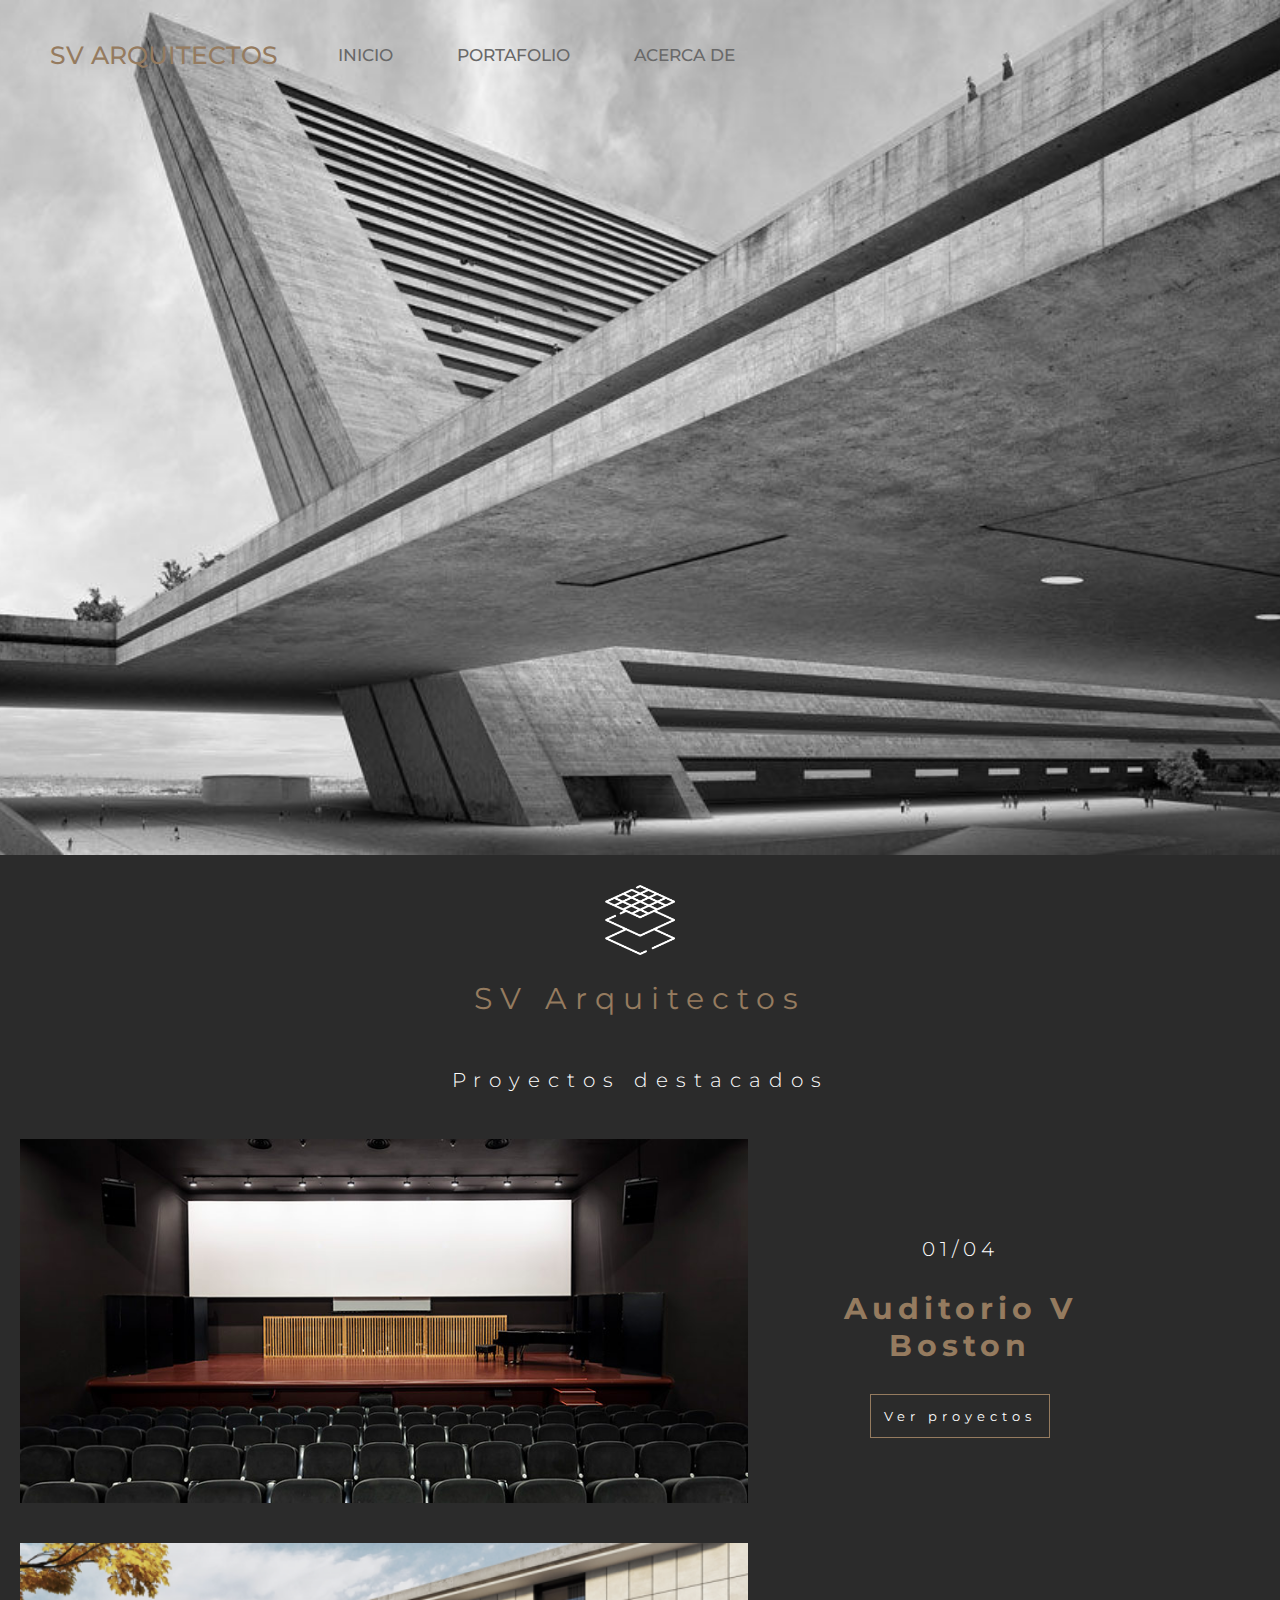
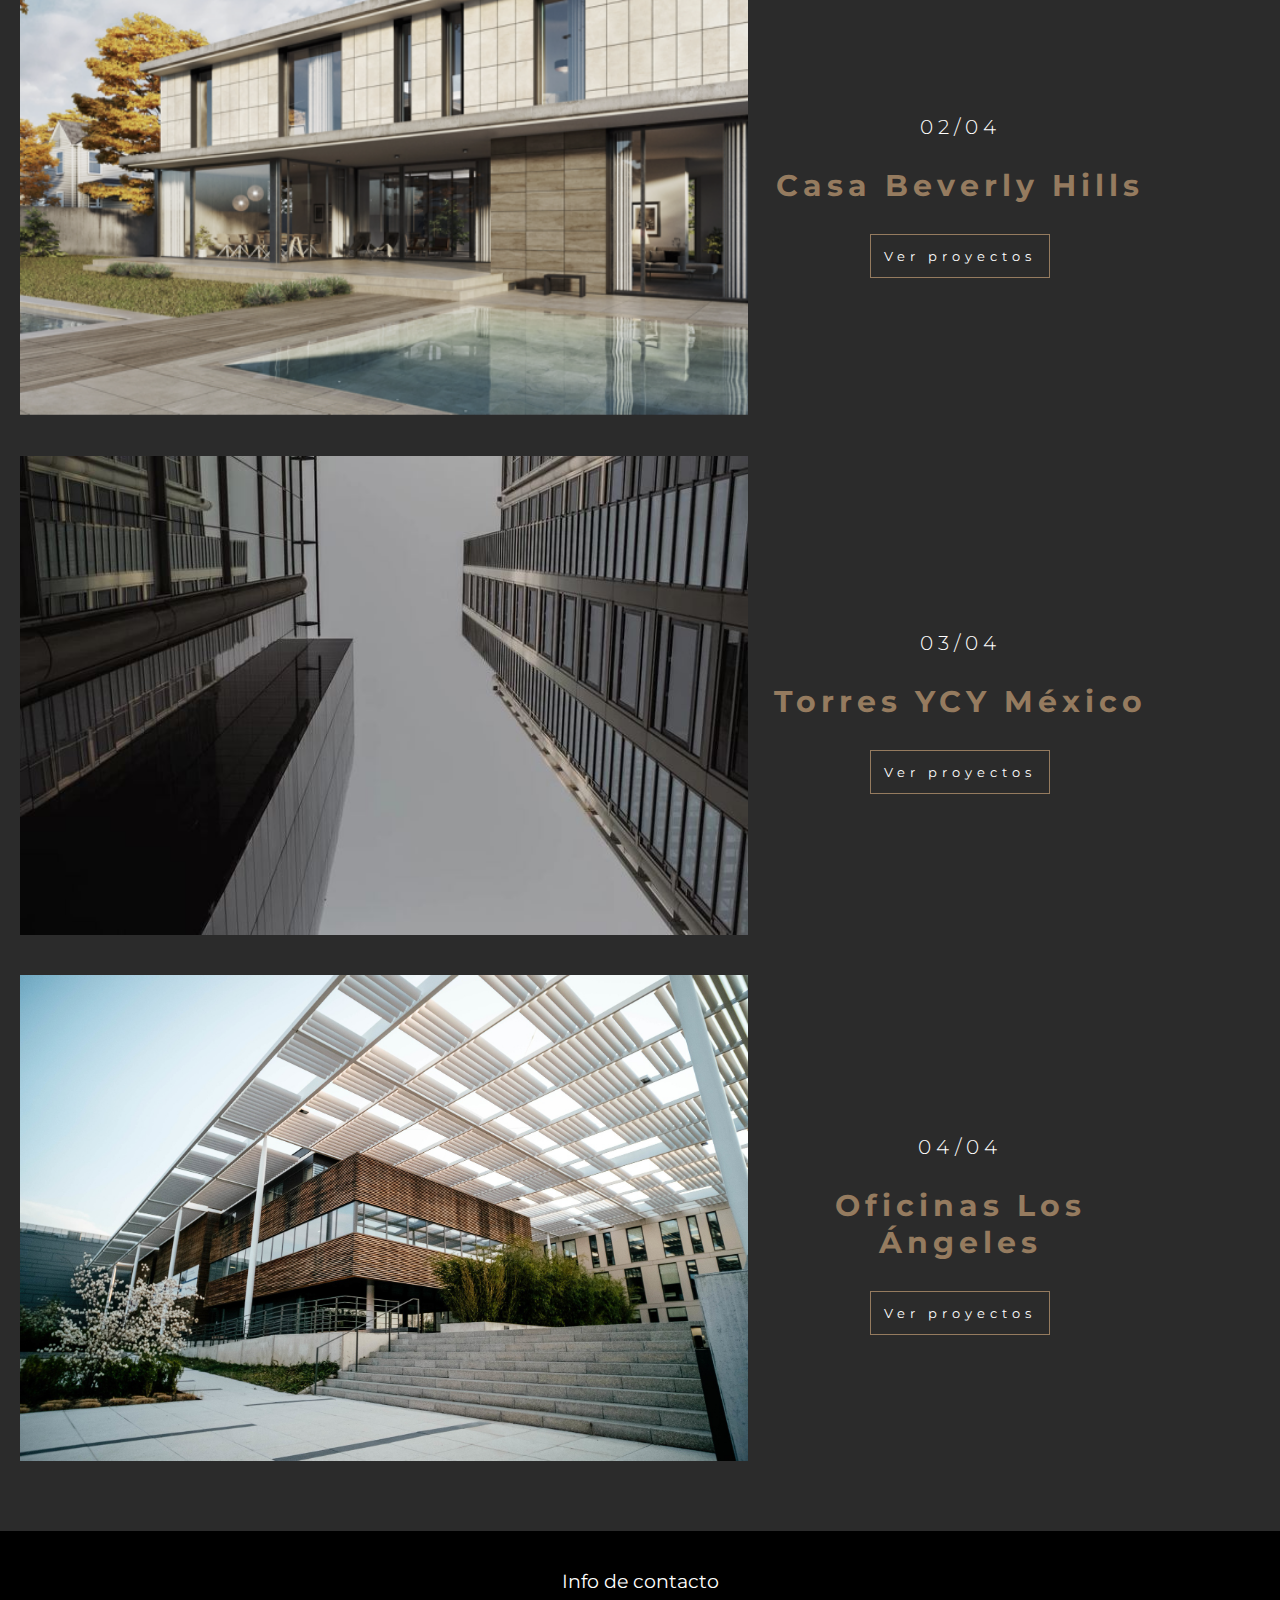
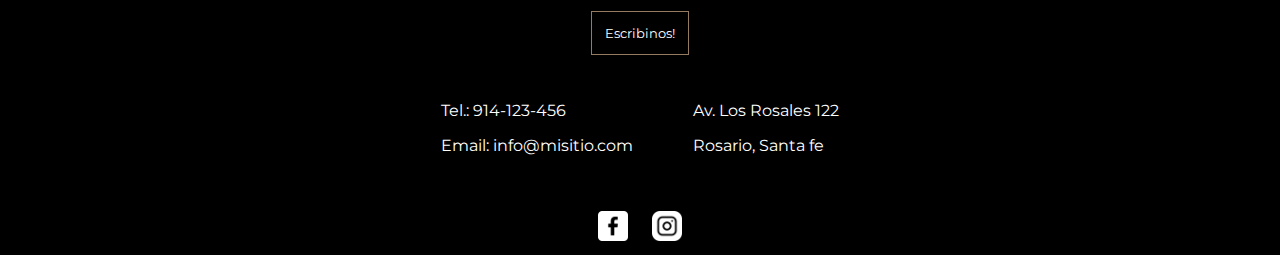
<file: Arquitectura/index.html>
<!DOCTYPE html>
<html lang="en">
<head>
    <meta charset="UTF-8">
    <meta http-equiv="X-UA-Compatible" content="IE=edge">
    <meta name="viewport" content="width=device-width, initial-scale=1.0">
    <title>SV Arquitectos</title>
    <link rel="shortcut icon" href="imagenes/arquitectura.png" type="image/x-icon">
    <link rel="stylesheet" href="styles.css">
    <link rel="preconnect" href="https://fonts.googleapis.com">
    <link rel="preconnect" href="https://fonts.gstatic.com" crossorigin>
    <link href="https://fonts.googleapis.com/css2?family=Montserrat:wght@300;400;500&display=swap" rel="stylesheet">
</head>
<body>
    <header>
            <nav>
                <a href="" class="logo">SV Arquitectos</a>
                <div class="nav">
                    <a href="index.html">Inicio</a>
                    <a href="portafolio.html">Portafolio</a>
                    <a href="acerca.html">Acerca de</a>
                </div>
    
                <div class="dropdown">
                    <button class="dropbtn"><img src="imagenes/menu.png" class="icon"></button>
                    <div class="dropdown-content">
                        <a href="index.html">Inicio</a>
                        <a href="portafolio.html">Portafolio</a>
                        <a href="acerca.html">Acerca de</a>
                    </div>
            </nav>
        </div>

    </header>

    <div class="s1">
    </div>

    <div class="s2">           
        <img src="imagenes/arquitectura.png" class="log" >
        <h2>SV Arquitectos</h2>
        <h4>Proyectos destacados</h4>
        <div class="s2Container">

            <div class="s2Colum">
                <img src="imagenes/auditorio.jpg" alt="">

            </div>

            <div class="s2Colum2">
                <h5>01/04</h5>
                <h3>Auditorio V Boston</h3>
                <a href="">Ver proyectos</a>
            </div>

            <div class="s2Colum">
                <img src="imagenes/casa.jpg" alt="">

            </div>

            <div class="s2Colum2">
                <h5>02/04</h5>
                <h3>Casa Beverly Hills</h3>
                <a href="">Ver proyectos</a>
            </div>

            <div class="s2Colum">
                <img src="imagenes/edificio.jpg" alt="">

            </div>

            <div class="s2Colum2">
                <h5>03/04</h5>
                <h3>Torres YCY México</h3>
                <a href="">Ver proyectos</a>
            </div>

            <div class="s2Colum">
                <img src="imagenes/oficinas.jpg" alt="">
            </div>

            <div class="s2Colum2">
                <h5>04/04</h5>
                <h3>Oficinas Los Ángeles</h3>
                <a href="">Ver proyectos</a>
            </div>
        </div>
    </div>

    <footer>
        <div class="footContainer">
            <h3>Info de contacto</h3>
            <a href="" class="contact">Escribinos!</a>
            <div class="footColumnas">
                <div class="footColum">
                    <p>Tel.: 914-123-456</p>
                    <p>Email: info@misitio.com</p>

                </div>

                <div class="footColum">
                    <p>Av. Los Rosales 122</p>
                    <p>Rosario, Santa fe</p>
                    
                </div>                        

            </div>
            <div class="redes">
                <a href=""><img src="imagenes/facebook.png" alt=""></a>       
                <a href=""><img src="imagenes/instagram.png" alt=""></a>     
            </div>
        </div>
    </footer>
</body>
</html>
</file>
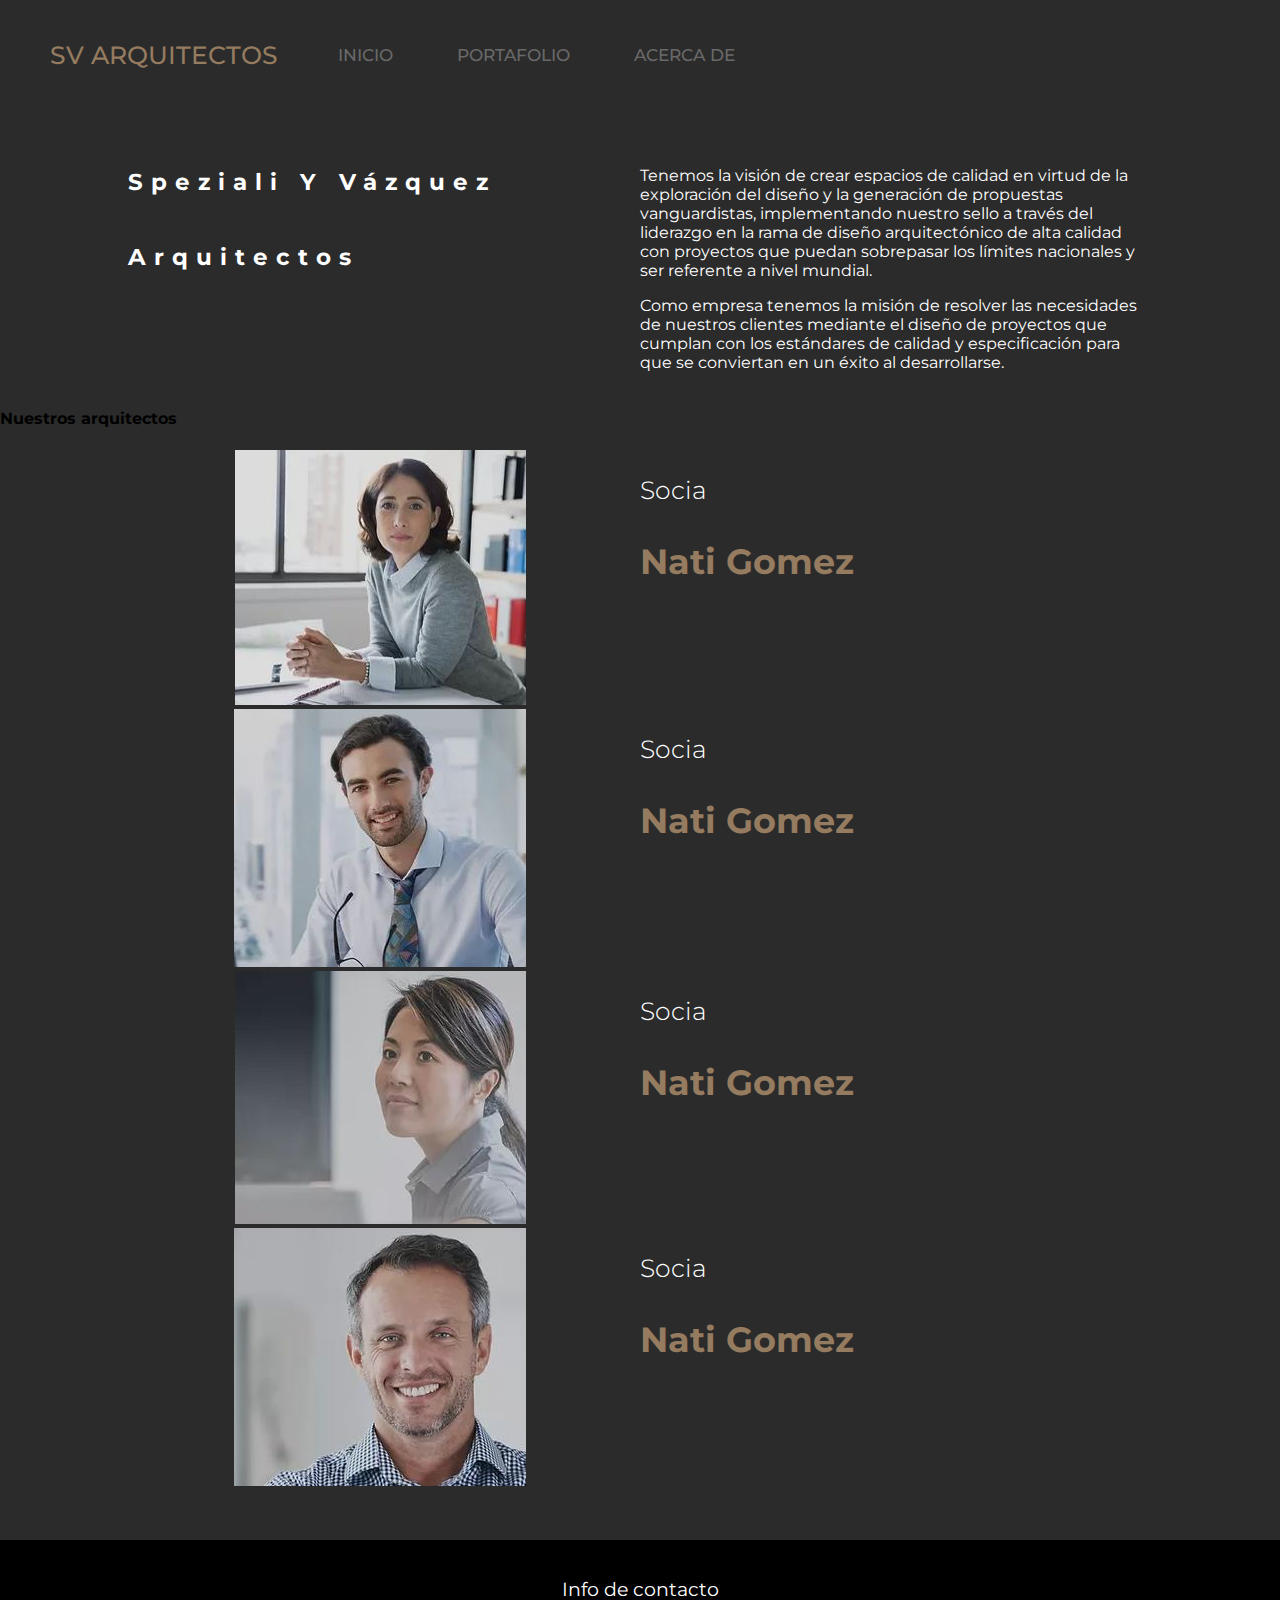
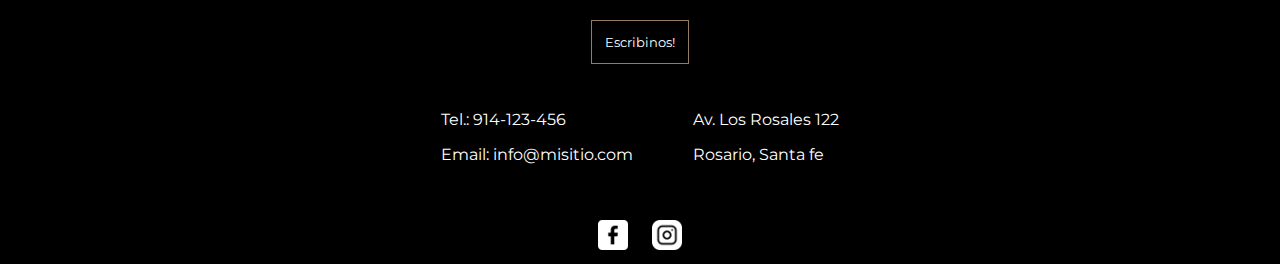
<file: Arquitectura/acerca.html>
<!DOCTYPE html>
<html lang="en">
<head>
    <meta charset="UTF-8">
    <meta http-equiv="X-UA-Compatible" content="IE=edge">
    <meta name="viewport" content="width=device-width, initial-scale=1.0">
    <title>SV Arquitectos</title>
    <link rel="shortcut icon" href="imagenes/arquitectura.png" type="image/x-icon">
    <link rel="stylesheet" href="styles.css">
    <link rel="preconnect" href="https://fonts.googleapis.com">
    <link rel="preconnect" href="https://fonts.gstatic.com" crossorigin>
    <link href="https://fonts.googleapis.com/css2?family=Montserrat:wght@300;400;500&display=swap" rel="stylesheet">
</head>
<body>
    <header>
            <nav>
                <a href="" class="logo">SV Arquitectos</a>
                <div class="nav">
                    <a href="index.html">Inicio</a>
                    <a href="portafolio.html">Portafolio</a>
                    <a href="acerca.html">Acerca de</a>
                </div>
    
                <div class="dropdown">
                    <button class="dropbtn"><img src="imagenes/menu.png" class="icon"></button>
                    <div class="dropdown-content">
                        <a href="index.html">Inicio</a>
                        <a href="portafolio.html">Portafolio</a>
                        <a href="acerca.html">Acerca de</a>
                    </div>
            </nav>
        </div>
    </header>


    <div class="acercaContainer">
        <div class="acercaColum">
            <div class="colum1">
                <h3> Speziali Y Vázquez</h3>
                <h3>Arquitectos</h3>
            </div>
        </div>

        <div class="acercaColum">
            <p>Tenemos la visión de crear espacios de calidad en virtud de la exploración del diseño y la generación de propuestas vanguardistas, implementando nuestro sello a través del liderazgo en la rama de diseño arquitectónico de alta calidad con proyectos que puedan sobrepasar los límites nacionales y ser referente a nivel mundial.</p>
            <p>Como empresa tenemos la misión de resolver las necesidades de nuestros clientes mediante el diseño de proyectos que cumplan con los estándares de calidad y especificación para que se conviertan en un éxito al desarrollarse.</p>
        </div>
    </div>

    <div class="aquitectos">

            <h4>Nuestros arquitectos</h4>

            <div class="arquiContainer">
                    <div class="arquitColum">
                        <img src="imagenes/nati.JPG" alt="">
                    </div>
                    <div class="arquiColum">
                        <p>Socia</p>
                        <h3>Nati Gomez</h3> 
                    </div>

                    <div class="arquitColum">
                        <img src="imagenes/jose.JPG" alt="">
                    </div>
                    <div class="arquiColum">
                        <p>Socia</p>
                        <h3>Nati Gomez</h3> 
                    </div>

                    <div class="arquitColum">
                        <img src="imagenes/chin.JPG" alt="">
                    </div>
                    <div class="arquiColum">
                        <p>Socia</p>
                        <h3>Nati Gomez</h3> 
                    </div>

                    <div class="arquitColum">
                        <img src="imagenes/tincho.JPG" alt="">
                    </div>
                    <div class="arquiColum">
                        <p>Socia</p>
                        <h3>Nati Gomez</h3> 
                    </div>
            </div>

    </div>

    <footer>
        <div class="footContainer">
            <h3>Info de contacto</h3>
            <a href="" class="contact">Escribinos!</a>
            <div class="footColumnas">
                <div class="footColum">
                    <p>Tel.: 914-123-456</p>
                    <p>Email: info@misitio.com</p>

                </div>

                <div class="footColum">
                    <p>Av. Los Rosales 122</p>
                    <p>Rosario, Santa fe</p>
                    
                </div>                        

            </div>
            <div class="redes">
                <a href=""><img src="imagenes/facebook.png" alt=""></a>       
                <a href=""><img src="imagenes/instagram.png" alt=""></a>     
            </div>
        </div>
    </footer>
</body>
</html>
</file>
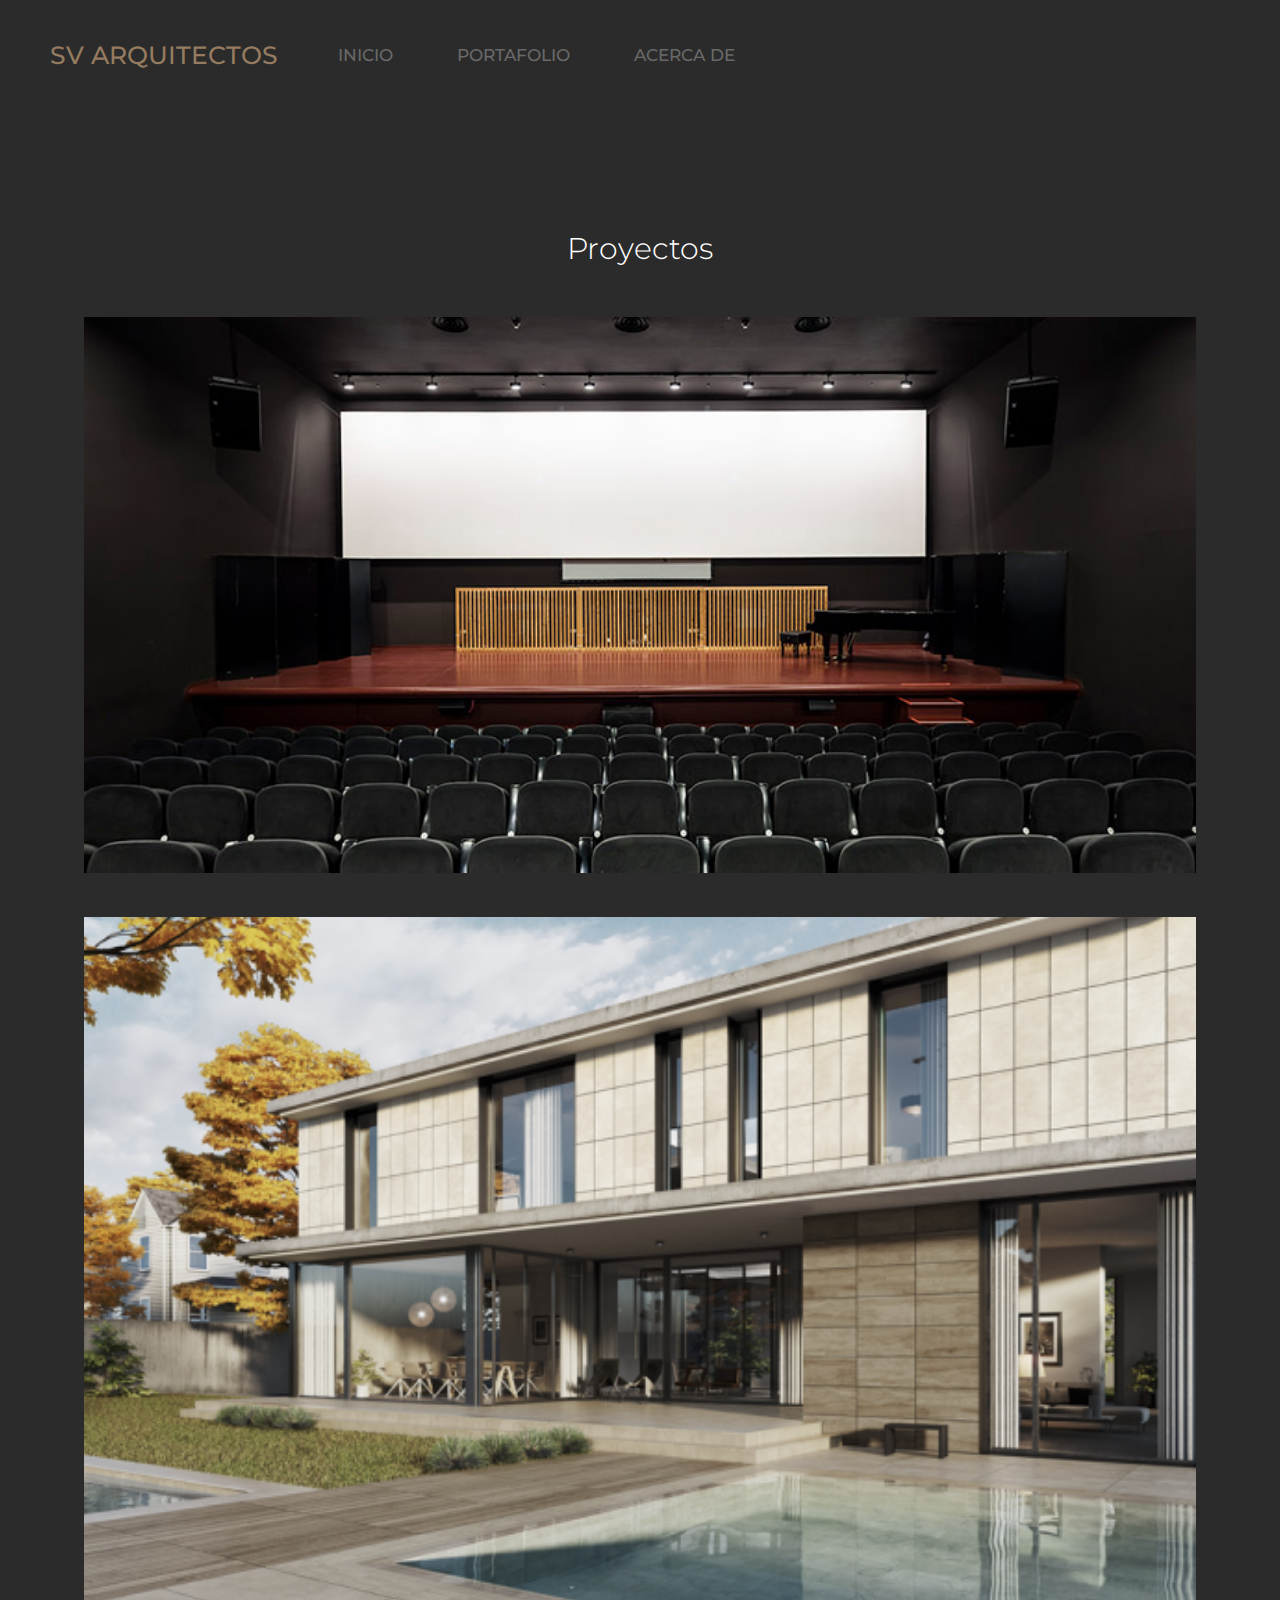
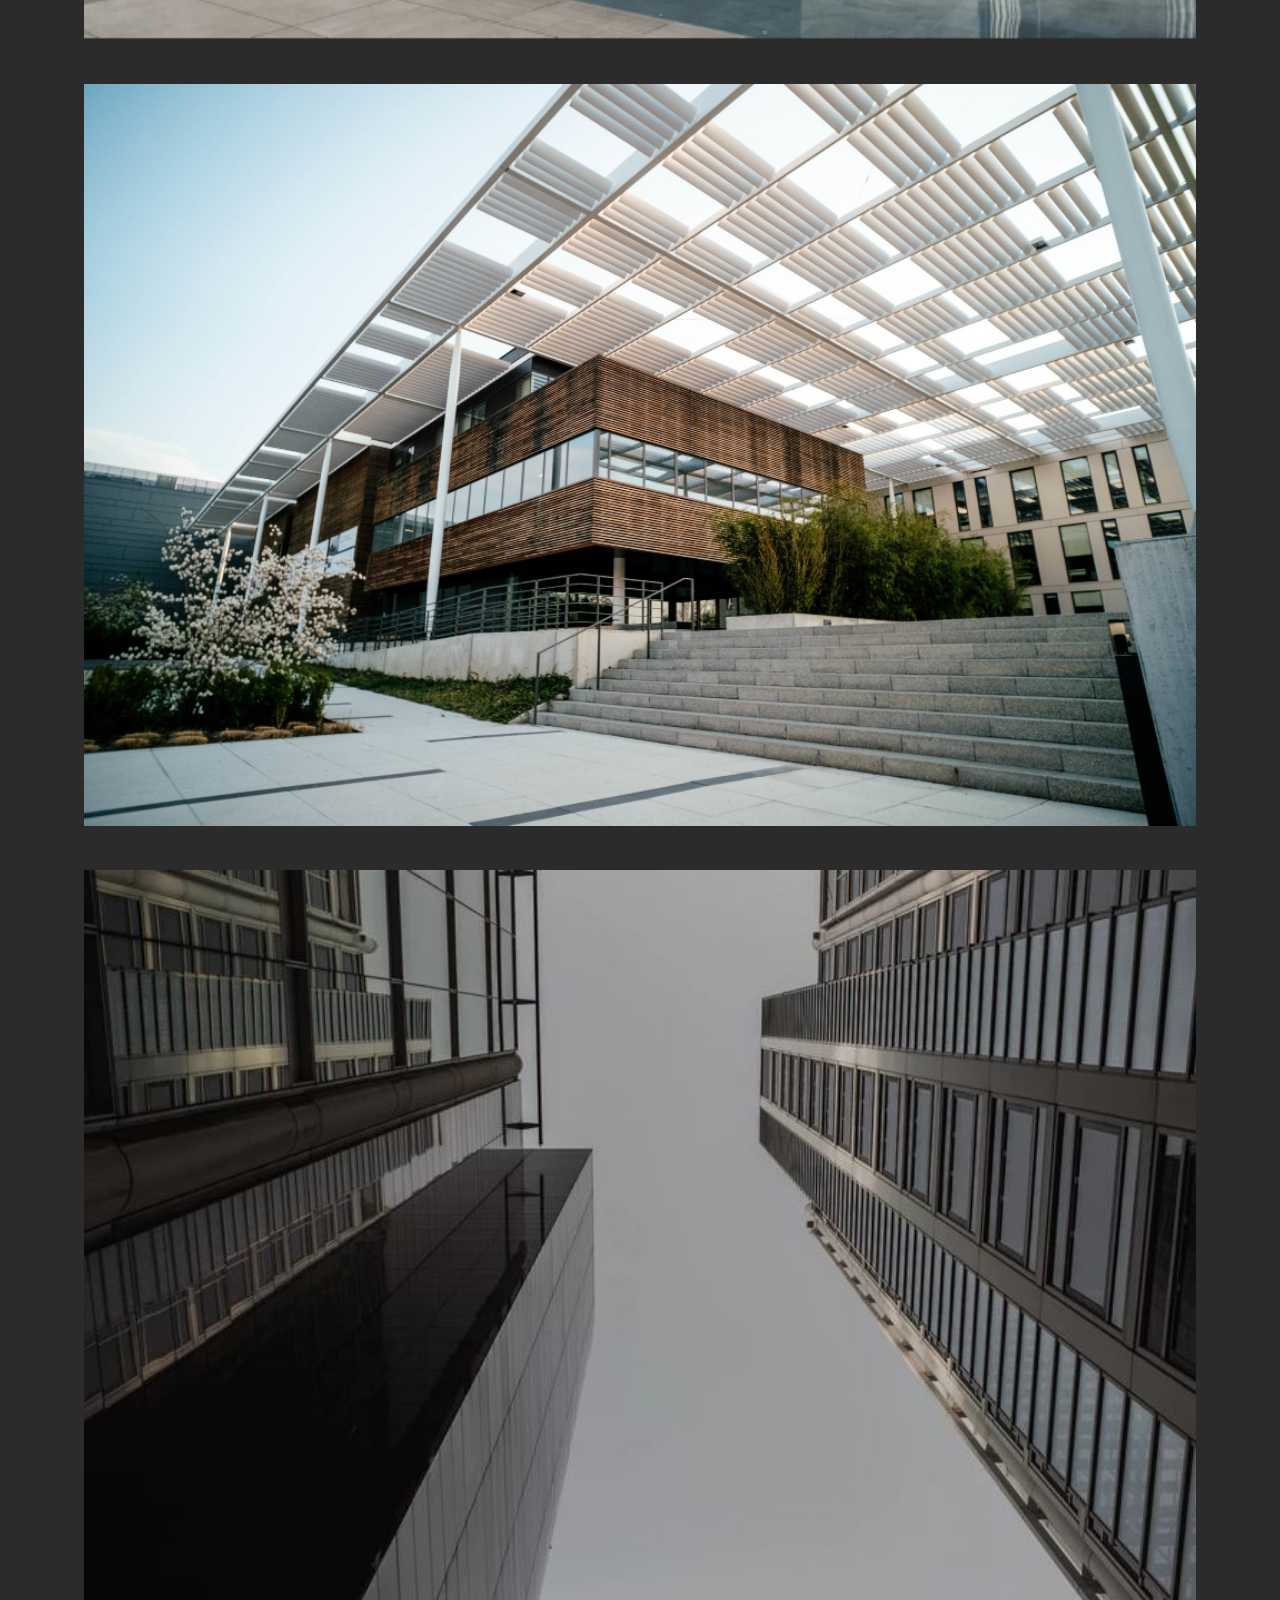
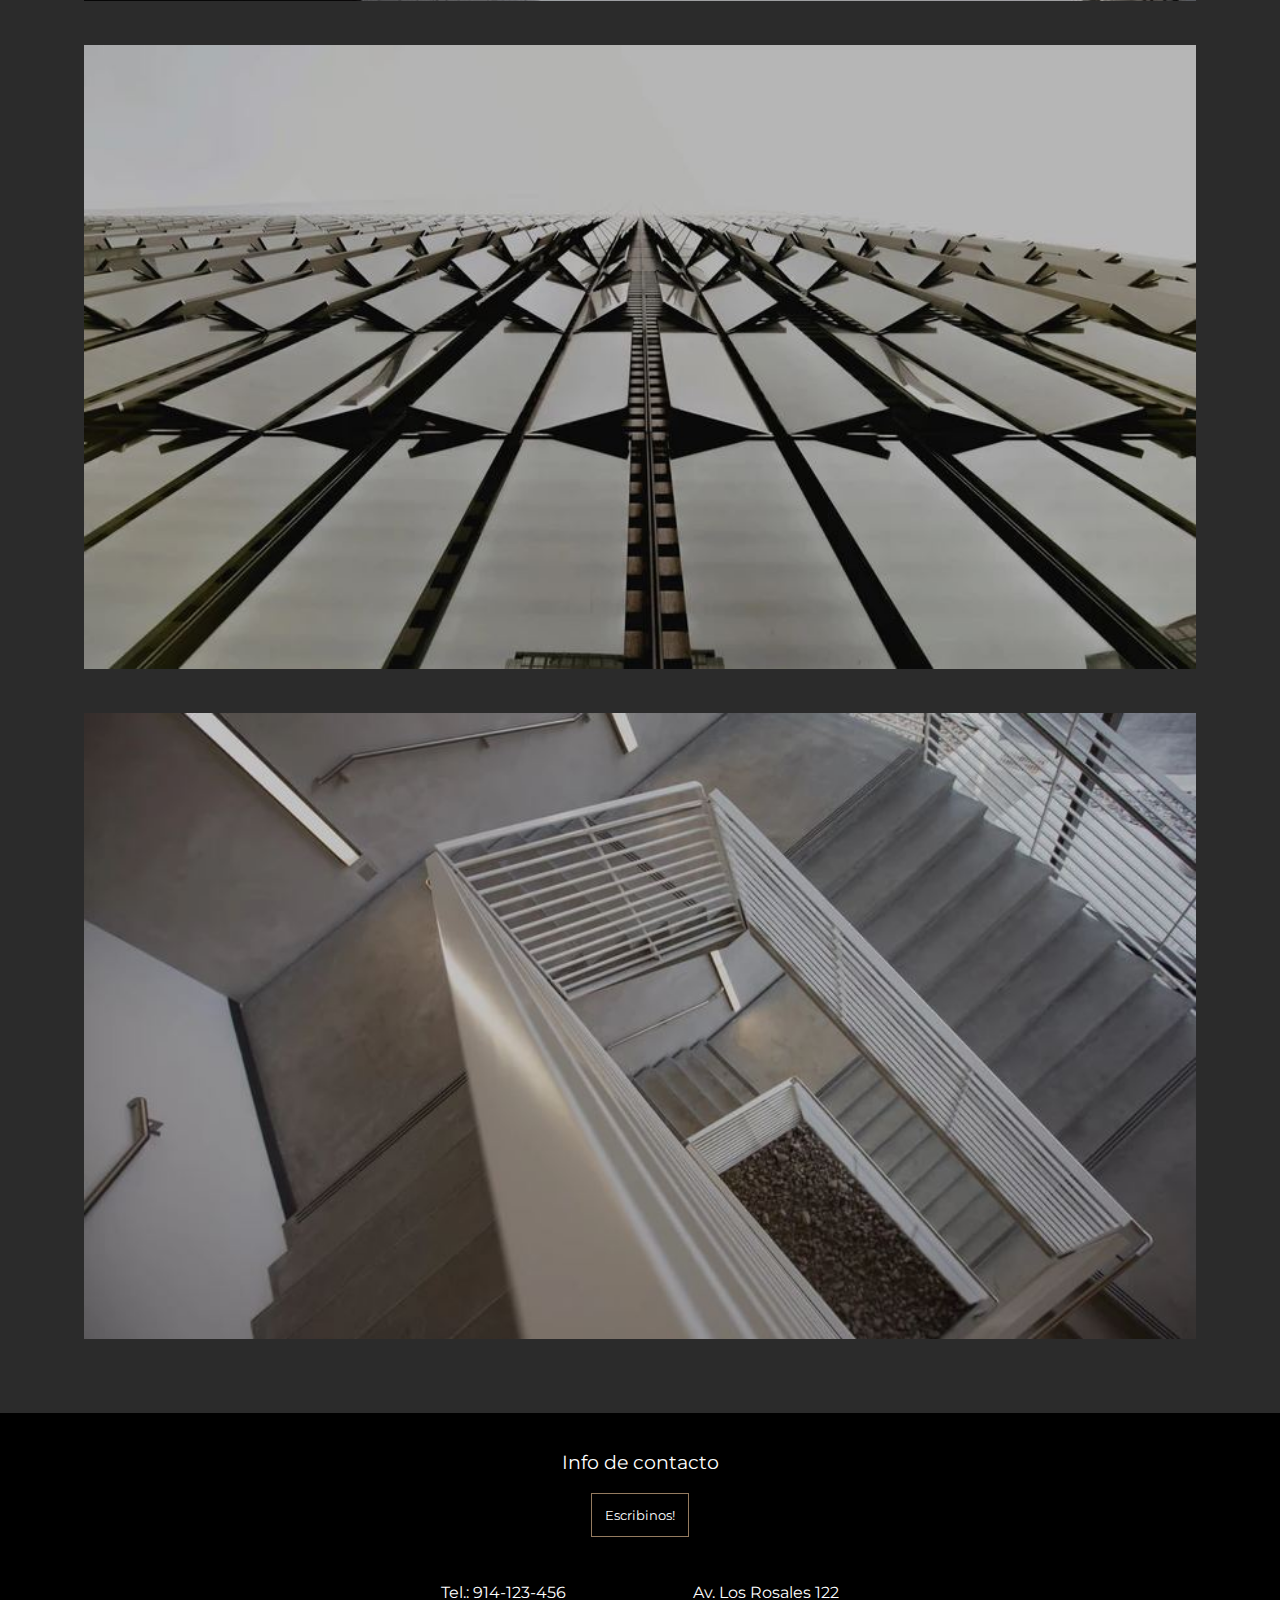
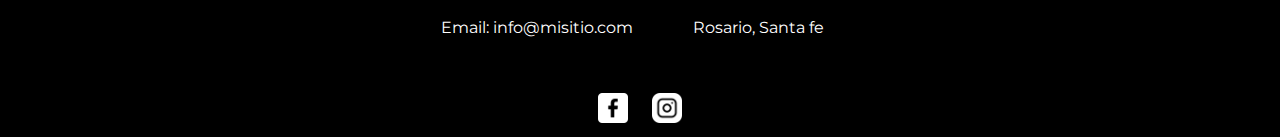
<file: Arquitectura/portafolio.html>
<!DOCTYPE html>
<html lang="en">
<head>
    <meta charset="UTF-8">
    <meta http-equiv="X-UA-Compatible" content="IE=edge">
    <meta name="viewport" content="width=device-width, initial-scale=1.0">
    <title>SV Arquitectos</title>
    <link rel="shortcut icon" href="imagenes/arquitectura.png" type="image/x-icon">
    <link rel="stylesheet" href="styles.css">
    <link rel="preconnect" href="https://fonts.googleapis.com">
<link rel="preconnect" href="https://fonts.gstatic.com" crossorigin>
<link href="https://fonts.googleapis.com/css2?family=Montserrat:wght@300;400;500&display=swap" rel="stylesheet">
</head>
<body>
    <header>
            <nav>
                <a href="" class="logo">SV Arquitectos</a>
                <div class="nav">
                    <a href="index.html">Inicio</a>
                    <a href="portafolio.html">Portafolio</a>
                    <a href="acerca.html">Acerca de</a>
                </div>
    
                <div class="dropdown">
                    <button class="dropbtn"><img src="imagenes/menu.png" class="icon"></button>
                    <div class="dropdown-content">
                        <a href="index.html">Inicio</a>
                        <a href="portafolio.html">Portafolio</a>
                        <a href="ac">Acerca de</a>
                    </div>
            </nav>
        </div>

    </header>


    <div class="proyectosContainer">
        <div class="proye">
            <h3>Proyectos</h3>
             <div class="imagen">
                <img src="imagenes/auditorio.jpg" alt="">
                <img src="imagenes/casa.jpg" alt="">
                <img src="imagenes/oficinas.jpg" alt="">
                <img src="imagenes/edificio.jpg" alt=""> 
                <img src="imagenes/edificio2.JPG" alt="">
                <img src="imagenes/escales.JPG" alt="">                             
            </div>


        </div>
    </div>

    <footer>
        <div class="footContainer">
            <h3>Info de contacto</h3>
            <a href="" class="contact">Escribinos!</a>
            <div class="footColumnas">
                <div class="footColum">
                    <p>Tel.: 914-123-456</p>
                    <p>Email: info@misitio.com</p>

                </div>

                <div class="footColum">
                    <p>Av. Los Rosales 122</p>
                    <p>Rosario, Santa fe</p>
                    
                </div>                        

            </div>
            <div class="redes">
                <a href=""><img src="imagenes/facebook.png" alt=""></a>       
                <a href=""><img src="imagenes/instagram.png" alt=""></a>     
            </div>
        </div>
    </footer>
    
</body>
</html>
</file>
<file: Arquitectura/styles.css>
body{
    margin: 0;
    padding: 0;
    background-color: #2b2b2b;
    font-family: 'Montserrat', sans-serif;
    min-width: 350px;
}

*{
    box-sizing: border-box;
}

header{
    display: flex;
    justify-content: center;
    align-items: center;
    padding: 10px 20px;
    top: 0;
    left: 0;
    z-index: 100000;
    position: absolute;
}


nav{
    display: flex;
    justify-content: center;
    align-items: center;
    text-transform: uppercase;
}

nav a{
    text-decoration: none;
    color: #696969;
    padding: 30px;
    font-size: 17px;
    font-weight: 500;
    transition: 0.4s;
}

nav a:hover{
    color: #957b5f;
}

nav .logo{
    font-size: 25px;
    color: #957b5f;
}

.s1{
    background-image: url(imagenes/banner.jpg);
    width: 100%;
    height: 95vh;
    background-position: center;
    background-repeat: no-repeat;
    background-size: cover;
    position: relative;
    margin: 0;
}

.s2{
    display: flex;
    flex-direction: column;
    align-items: center;
}

.s2 h2, .s2 h4{
    letter-spacing: 8px;
}

.s2 h2{
    color: #957b5f;
    font-weight: 400;
    font-size: 30px;
}

.s2 h4{
    color: white;
    font-weight: 300;
    font-size: 20px;
}

.s2Container{
    display: flex;
    flex-wrap: wrap;

}

.s2Colum {
    display: flex;
    flex-direction: column;
    justify-content: space-between;
    align-items: center;
    width: 60%;
}
.s2Colum img{
    height: 100%;
    width: 100%;
    padding: 20px;
}

.s2Colum2 h3{
    color: #957b5f;
    font-size: 30px;
    margin-top: -5px;
}

.s2Colum2 h5{
    color: white;
    font-size: 20px;
    font-weight: 300;

}

.s2Colum2{
    display: flex;
    flex-direction: column;
    justify-content: center;
    align-items: center;
    letter-spacing: 5px;
    text-align: center;
    width: 30%;
}

.s2Colum2 a, .contact{
    color: white;
    text-decoration: none;
    border: 1px solid #957b5f;
    padding: 13px;
    font-size: 13px;
    transition: 0.4s;
}

.s2Colum2 a:hover,.contact:hover{
    color: #000000;
    background-color: #957b5f;
    transform: translateY(-5px);
}

.dropdown{
    display: none;
}

footer{
    display: flex;
    align-items: center;
    justify-content: center;
    flex-direction: column;
    background-color: #000000;
    height: 100%;
    color: white;
    margin-top: 50px;
}

.footContainer{
    display: flex;
    align-items: center;
    justify-content: center;
    flex-direction: column;
    margin-top: 20px;
}


.footContainer .redes a img{
    height: 30px;
    width: 30px;
    filter: invert(1);
    margin: 10px;
}

.footContainer h3{
    font-weight: 400;
}

.footColumnas{
    display: flex;
    align-items: center;
    justify-content: center;
    flex-wrap: wrap;
}

.footColum{
    padding: 30px;
}


.s2 .log{
    height: 70px;
    width: 70px;
    margin-top: 30px;
    filter: invert(1);
}


.proyectosContainer{
    display: flex;
    align-items: center;
    justify-content: center;
    flex-direction: column;
    margin-top: 200px;
}

.proye{
    display: flex;
    align-items: center;
    justify-content: center;
    flex-direction: column;
    width: 100%;
}

.proye .imagen{
    width: 90%;
}

.proye .imagen img{
    width: 100%;
    height: 100%;
    padding: 20px;
}

.proye h3{
    font-size: 30px;
    font-weight: 300;
    color: white;
}

.acercaContainer{
    display: flex;
    align-items: center;
    justify-content: center;
    flex-wrap: wrap;
    width: 100%;
    color: white;
    margin-top: 150px;
}

.acercaColum{
    width: 40%;
    height: 100%;
}


.colum1{
    display: flex;
    align-items:flex-start;
    justify-content: flex-start;
    flex-direction: column;
    margin-top: -100px;
    letter-spacing: 8px;
    font-weight: 400;
    font-size: 20px;
}

.arquitectos {
    display: flex;
    align-items: center;
    justify-content: center;
    flex-direction: column;
}

.arquiContainer{
    display: grid;
    grid-template-columns: 1fr 1fr;
}

.arquitColum{
    width: 50%;
    height: 100%;
    text-align: center;
    margin-left: 220px;
}

.arquiColum h3{
    font-size: 35px;
    font-weight: 700;
    color: #957b5f;

}

.arquiColum p{
    font-size: 25px;
    font-weight: 300;
    color: white;

}


@media screen and (max-width: 855px){
    .s2Colum2 h3{
        font-size: 20px;
    }

    .s2Colum2 h5{
        font-size: 15px;
    }
}

@media screen and (max-width: 802px){

    .nav{
        display:none;
    }
    
    .dropdown {
        float: left;
        overflow: hidden;
        display: flex;
        justify-content: flex-end;
      }
      
      .dropdown .dropbtn {
        font-size: 16px;  
        border: none;
        outline: none;
        color: white;
        padding: 14px 16px;
        background-color: inherit;
        font-family: inherit;
        margin: 0;
      }

      .dropbtn img{
          height: 30px;
          width: 30px;
      }
      
    .dropdown:hover .dropbtn {
        background-color: #957b5f;
      }
      
      .dropdown-content {
        display: none;
        position: absolute;
        background-color: inherit;
        min-width: 160px;
        box-shadow: 0px 8px 16px 0px rgba(0,0,0,0.2);
        z-index: 1;
        margin-top: 60px;
      }
      
      .dropdown-content a {
        float: none;
        color: black;
        padding: 12px 16px;
        text-decoration: none;
        display: block;
        text-align: left;
      }
      
      .dropdown-content a:hover {
        background-color: #ddd;
      }
      
      .dropdown:hover .dropdown-content {
        display: block;
      }
}


@media screen and (max-width: 666px){
    .s2Colum2 a{
        font-size: 10px;
    }
}

@media screen and (max-width: 590px){
    .s2Container{
        flex-direction: column;
        align-items: center;
        justify-content: center;
    }

    .s2Colum{
        margin-top: 60px;
        width: 100%;
    }

    .s2Colum2{
        width: 100%;
    }

    .s2 h2{
        font-size: 25px;
    }
    
    .s2 h4{

        font-size: 15px;
    }
}

@media screen and (max-width: 408px){
    nav .logo{font-size: 18px;}
}

@media screen and (max-width: 340px){
    nav{
        flex-direction: column;
    }

    nav .logo{
        font-size: 22px;
    }

    .dropdown{
        margin-top: -30px;
    }
}

@media screen and (max-width: 372px){
    .s2 h2{
        font-size: 20px;
    }
    
    .s2 h4{

        font-size: 12px;
    }
}
</file>
